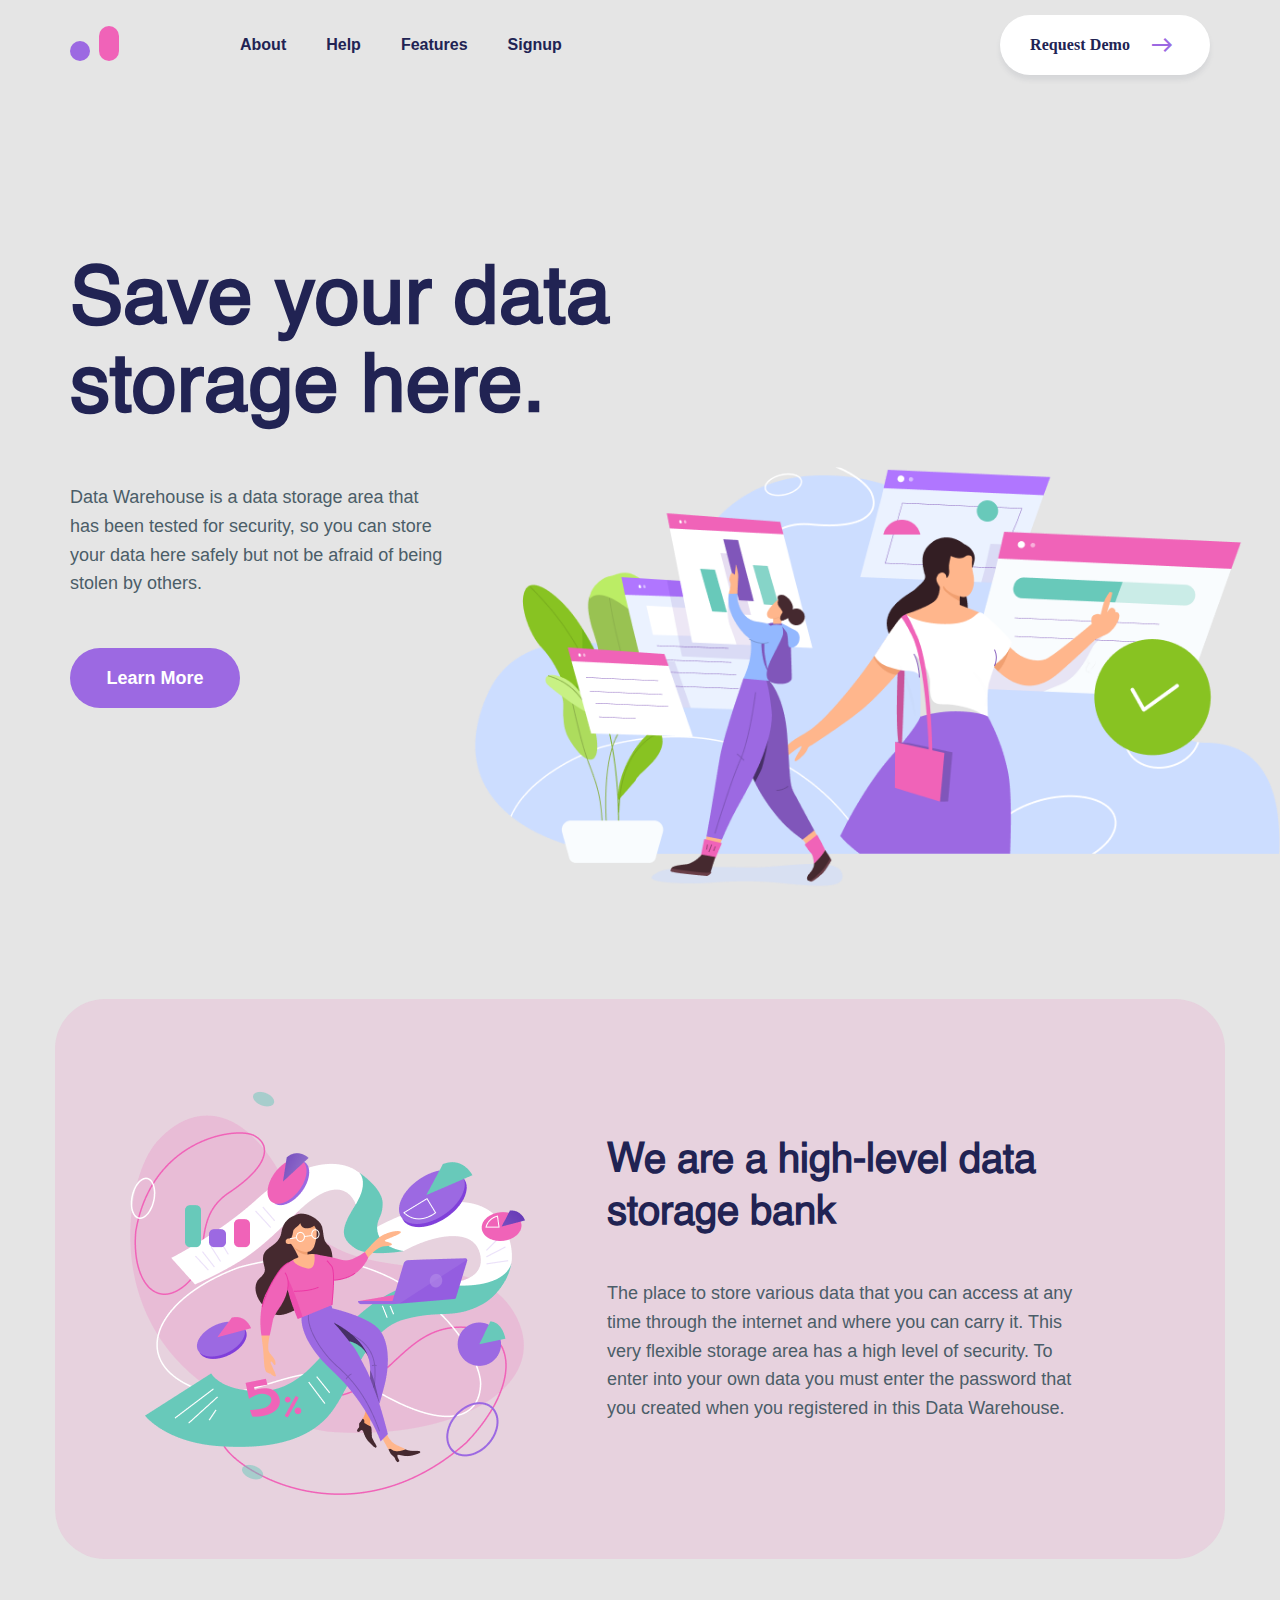
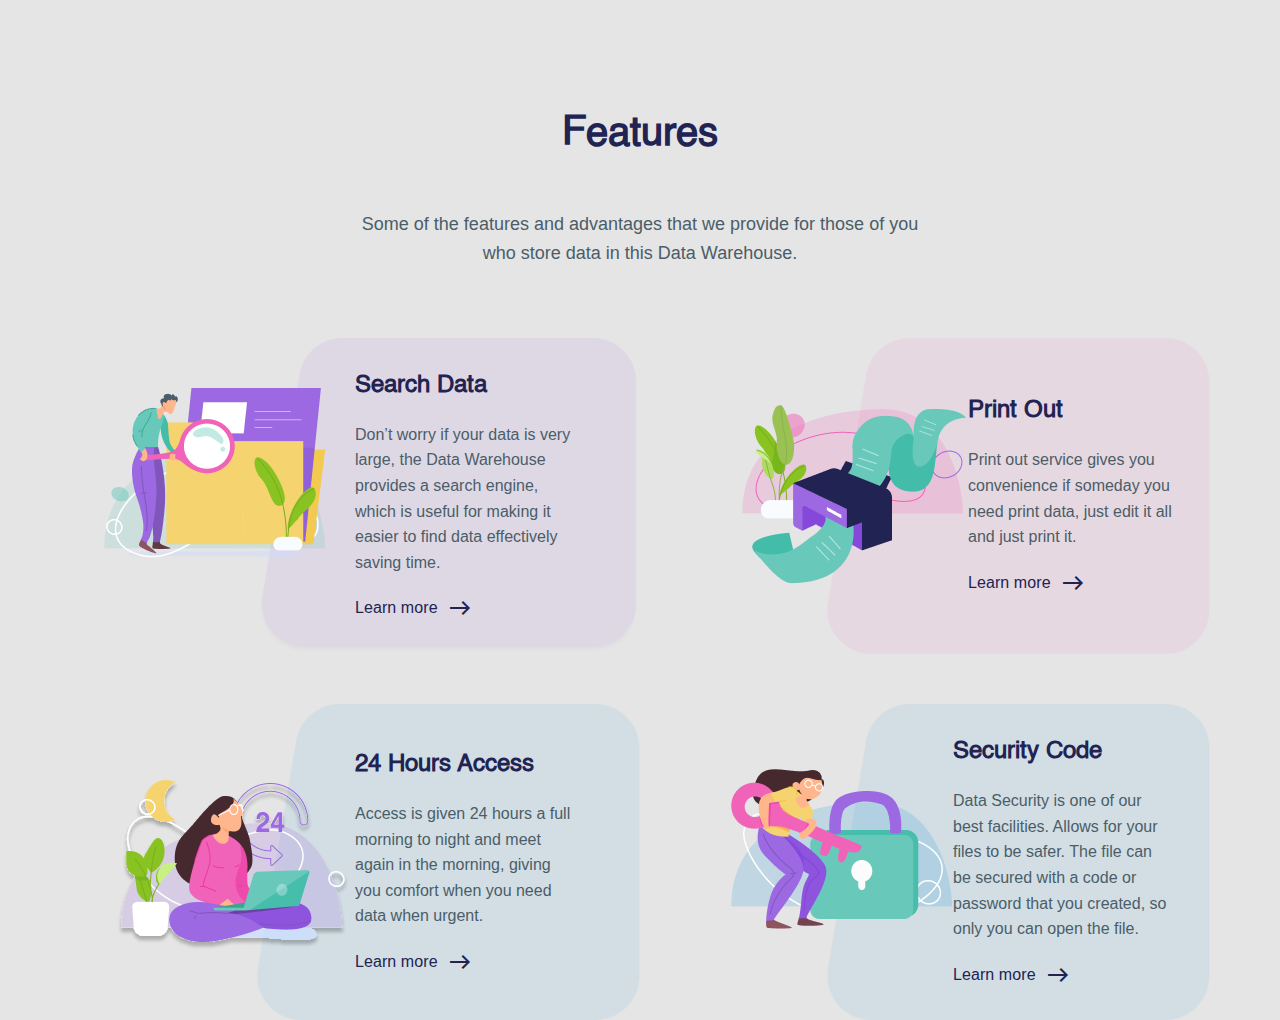
<file: index.html>
<!DOCTYPE html>
<html lang="en">

<head>
  <meta charset="UTF-8" />
  <meta http-equiv="X-UA-Compatible" content="IE=edge" />
  <meta name="viewport" content="width=device-width, initial-scale=1.0" />
  <title>Document</title>
  <!-- custom css  -->
  <link rel="stylesheet" href="css/style.css" />
  <!-- google icon  -->
  <link href="https://fonts.googleapis.com/icon?family=Material+Icons+Outlined" rel="stylesheet" />
</head>

<body>
  <header>
    <div class="container inner_header">
      <div class="left_header">
        <div class="logo">
          <a# href="#"><img src="./images/logo/Logo.svg" alt="" /></a>
        </div>
        <nav>
          <ul>
            <li><a href="#" class="nav_link">About</a></li>
            <li><a href="#" class="nav_link">Help</a></li>
            <li><a href="#" class="nav_link">Features</a></li>
            <li><a href="#" class="nav_link">Signup</a></li>
          </ul>
        </nav>
      </div>
      <button class="demo_btn">
        Request Demo <span class="material-icons-outlined"> east </span>
      </button>
    </div>
  </header>
  <section id="banner">
    <div class="container inner_banner">
      <h1>Save your data storage here.</h1>
      <p>
        Data Warehouse is a data storage area that has been tested for
        security, so you can store your data here safely but not be afraid of
        being stolen by others.
      </p>
      <a href="#">Learn More</a>
    </div>
  </section>
  <section id="bank">
    <div class="container bank_storage">
      <div class="bank_img">
        <img src="./images/logo/bank_img.png" alt="" />
      </div>
      <div class="bank_article">
        <h2>We are a high-level data storage bank</h2>
        <p>
          The place to store various data that you can access at any time
          through the internet and where you can carry it. This very flexible
          storage area has a high level of security. To enter into your own
          data you must enter the password that you created when you
          registered in this Data Warehouse.
        </p>
      </div>
    </div>
  </section>

  <!--------------- 
    *feature section
  --------------------->
  <section id="features">
    <div class="container features">
      <h2 class="feature_heading">Features</h2>
      <p class="feature_title">
        Some of the features and advantages that we provide for those of you
        who store data in this Data Warehouse.
      </p>
      <div class="box_container">
        <div class="box box_1">
          <div class="f_img">
            <img src="images/logo/groups/image1.png" alt="" />
          </div>
          <div class="feature_content">
            <h3>Search Data</h3>
            <p>
              Don’t worry if your data is very large, the Data Warehouse provides
              a search engine, which is useful for making it easier to find data
              effectively saving time.
            </p>
            <a href="#">Learn more <span class="material-icons-outlined"> east </span></a>
          </div>
        </div>
        <div class="box box_2">
          <div class="f_img">
            <img src="images/logo/groups/image2.png" alt="" />
          </div>
          <div class="feature_content">
            <h3>Print Out</h3>
            <p>
              Print out service gives you convenience if someday you need print
              data, just edit it all and just print it.
            </p>
            <a href="#">Learn more <span class="material-icons-outlined"> east </span></a>
          </div>
        </div>
        <div class="box box_3">
          <div class="f_img">
            <img src="images/logo/groups/image3.png" alt="" />
          </div>
          <div class="feature_content">
            <h3>24 Hours Access</h3>
            <p>
              Access is given 24 hours a full morning to night and meet again in
              the morning, giving you comfort when you need data when urgent.
            </p>
            <a href="#">Learn more <span class="material-icons-outlined"> east </span></a>
          </div>
        </div>
        <div class="box box_4">
          <div class="f_img">
            <img src="images/logo/groups/image4.png" alt="" />
          </div>
          <div class="feature_content">
            <h3>Security Code</h3>
            <p>
              Data Security is one of our best facilities. Allows for your files
              to be safer. The file can be secured with a code or password that
              you created, so only you can open the file.
            </p>
            <a href="#">Learn more <span class="material-icons-outlined"> east </span></a>
          </div>
        </div>
      </div>
    </div>
  </section>
</body>

</html>
</file>
<file: css/style.css>
/* ===========
*common css 
=============*/

@font-face {
  font-family: "Helvetica";
  src: url("./../fonts/Helvetica.ttf");
}
*,
::before,
::after {
  margin: 0;
  padding: 0;
  box-sizing: border-box;
}

a {
  text-decoration: none;
}

ul {
  list-style: none;
}

.container {
  max-width: 1170px;
  padding: 0px 15px;
  width: 100%;
  margin: auto;
}

body {
  font-family: Arial, Helvetica, sans-serif;
  background: #e5e5e5;
}
h1,
h2,
h3,
h4,
h5,
h6 {
  font-family: "Helvetica";
}

/*==========
* header css 
=========== */
header {
  height: 50px;
  margin-top: 15px;
}

.inner_header {
  display: flex;
  align-items: center;
  justify-content: space-between;
}

.left_header {
  display: flex;
  align-items: center;
}

.left_header .logo {
  margin-right: 121px;
}

.left_header nav ul {
  display: flex;
  align-items: center;
}

.left_header nav ul li {
  margin-right: 40px;
}

.left_header nav ul li a {
  font-family: Avenir, sans-serif;
  font-style: normal;
  font-weight: 700;
  font-size: 16px;
  line-height: 160%;
  color: #212353;
}

.demo_btn {
  width: 210px;
  height: 60px;
  top: 50px;

  background: #ffffff;
  box-shadow: 0px 5px 5px rgba(75, 93, 104, 0.1);
  border-radius: 50px;
  font-family: Avenir;
  font-style: normal;
  font-weight: 800;
  font-size: 16px;
  line-height: 160%;
  /* identical to box height, or 26px */

  display: flex;
  align-items: center;
  letter-spacing: 0.005em;

  /* 2 */

  color: #212353;
  padding: 15px 30px;
  border: none;
  outline: none;
  cursor: pointer;
}

.demo_btn span {
  color: #9c69e2;
  margin-left: 20px;
}

/*=================
*banner section
===================*/

#banner {
  height: calc(100vh - 65px);
  background-image: url("./../images/logo/banner-bg.png");
  background-repeat: no-repeat;
  background-position: bottom right;
  background-size: 64%;
  display: flex;
  align-items: center;
}

.inner_banner h1 {
  max-width: 645px;

  left: 240px;
  top: 240px;

  font-style: normal;
  font-weight: bold;
  font-size: 80px;
  line-height: 110%;
  /* or 88px */

  display: flex;
  align-items: center;

  /* 2 */

  color: #212353;
}

.inner_banner p {
  margin: 50px 0px;
  max-width: 380px;
  left: 240px;
  top: 474px;

  font-style: normal;
  font-weight: 500;
  font-size: 18px;
  line-height: 160%;
  /* or 29px */

  /* 1 */

  color: #4b5d68;
}

.inner_banner a {
  width: 170px;
  height: 60px;
  display: flex;
  align-items: center;
  justify-content: center;
  text-align: center;

  font-weight: 800;
  font-size: 18px;

  color: #ffffff;
  background: #9c69e2;
  border-radius: 50px;
}

/*============
*bank section
==============  */

#bank {
  margin-top: 99px;
}

.bank_storage {
  background: rgba(240, 99, 184, 0.15);
  border-radius: 50px;
  display: flex;
  align-items: center;
  height: 560px;
}
.bank_img img {
  max-width: 477px;
}

.bank_article {
  margin-left: 60px;
}

.bank_article h2 {
  max-width: 475px;
  font-style: normal;
  font-weight: bold;
  font-size: 40px;
  line-height: 130%;
  color: #212353;
}

.bank_article p {
  margin-top: 40px;
  max-width: 474px;
  font-style: normal;
  font-weight: 500;
  font-size: 18px;
  line-height: 160%;
  color: #4b5d68;
}

/* =================
*feature section
====================*/
#features {
  margin-top: 149px;
}
.feature_heading {
  text-align: center;
  max-width: 405px;
  margin: auto;
  margin-bottom: 50px;
  font-size: 40px;
  line-height: 130%;
  color: #212353;
}

.feature_title {
  text-align: center;
  max-width: 584px;
  margin: auto;
  font-weight: 500;
  font-size: 18px;
  line-height: 160%;
  color: #4b5d68;
  margin-bottom: 70px;
}

.box_container {
  display: grid;
  grid-template-columns: repeat(2, 1fr);
}

.box {
  display: grid;
  grid-template-columns: repeat(2, 1fr);
  align-items: center;
  padding: 33px;
}

.box h3 {
  max-width: 200px;
  font-size: 24px;
  line-height: 130%;
  color: #212353;
  margin-bottom: 20px;
}

.box p {
  max-width: 220px;
  font-weight: normal;
  font-size: 16px;
  line-height: 160%;
  color: #4b5d68;
  margin-bottom: 20px;
}

.box a {
  font-size: 16px;
  line-height: 160%;
  display: flex;
  align-items: center;
  letter-spacing: 0.005em;
  color: #212353;
  max-width: 127px;
}

.box a span {
  margin-left: 10px;
}

.box_1 {
  background-image: url("./../images/logo/groups/Rectangle1.png");
  background-repeat: no-repeat;
  background-size: contain;
  background-position: bottom right;
  margin-bottom: 50px;
}

.box_2 {
  background-image: url("./../images/logo/groups/Rectangle2.png");
  background-repeat: no-repeat;
  background-size: contain;
  background-position: bottom right;
  margin-bottom: 50px;
  margin-left: 50px;
}

.box_3 {
  background-image: url("./../images/logo/groups/Rectangle3.png");
  background-repeat: no-repeat;
  background-size: contain;
  background-position: bottom right;
}

.box_4 {
  background-image: url("./../images/logo/groups/Rectangle3.png");
  background-repeat: no-repeat;
  background-size: contain;
  background-position: bottom right;
  margin-left: 50px;
}
</file>
